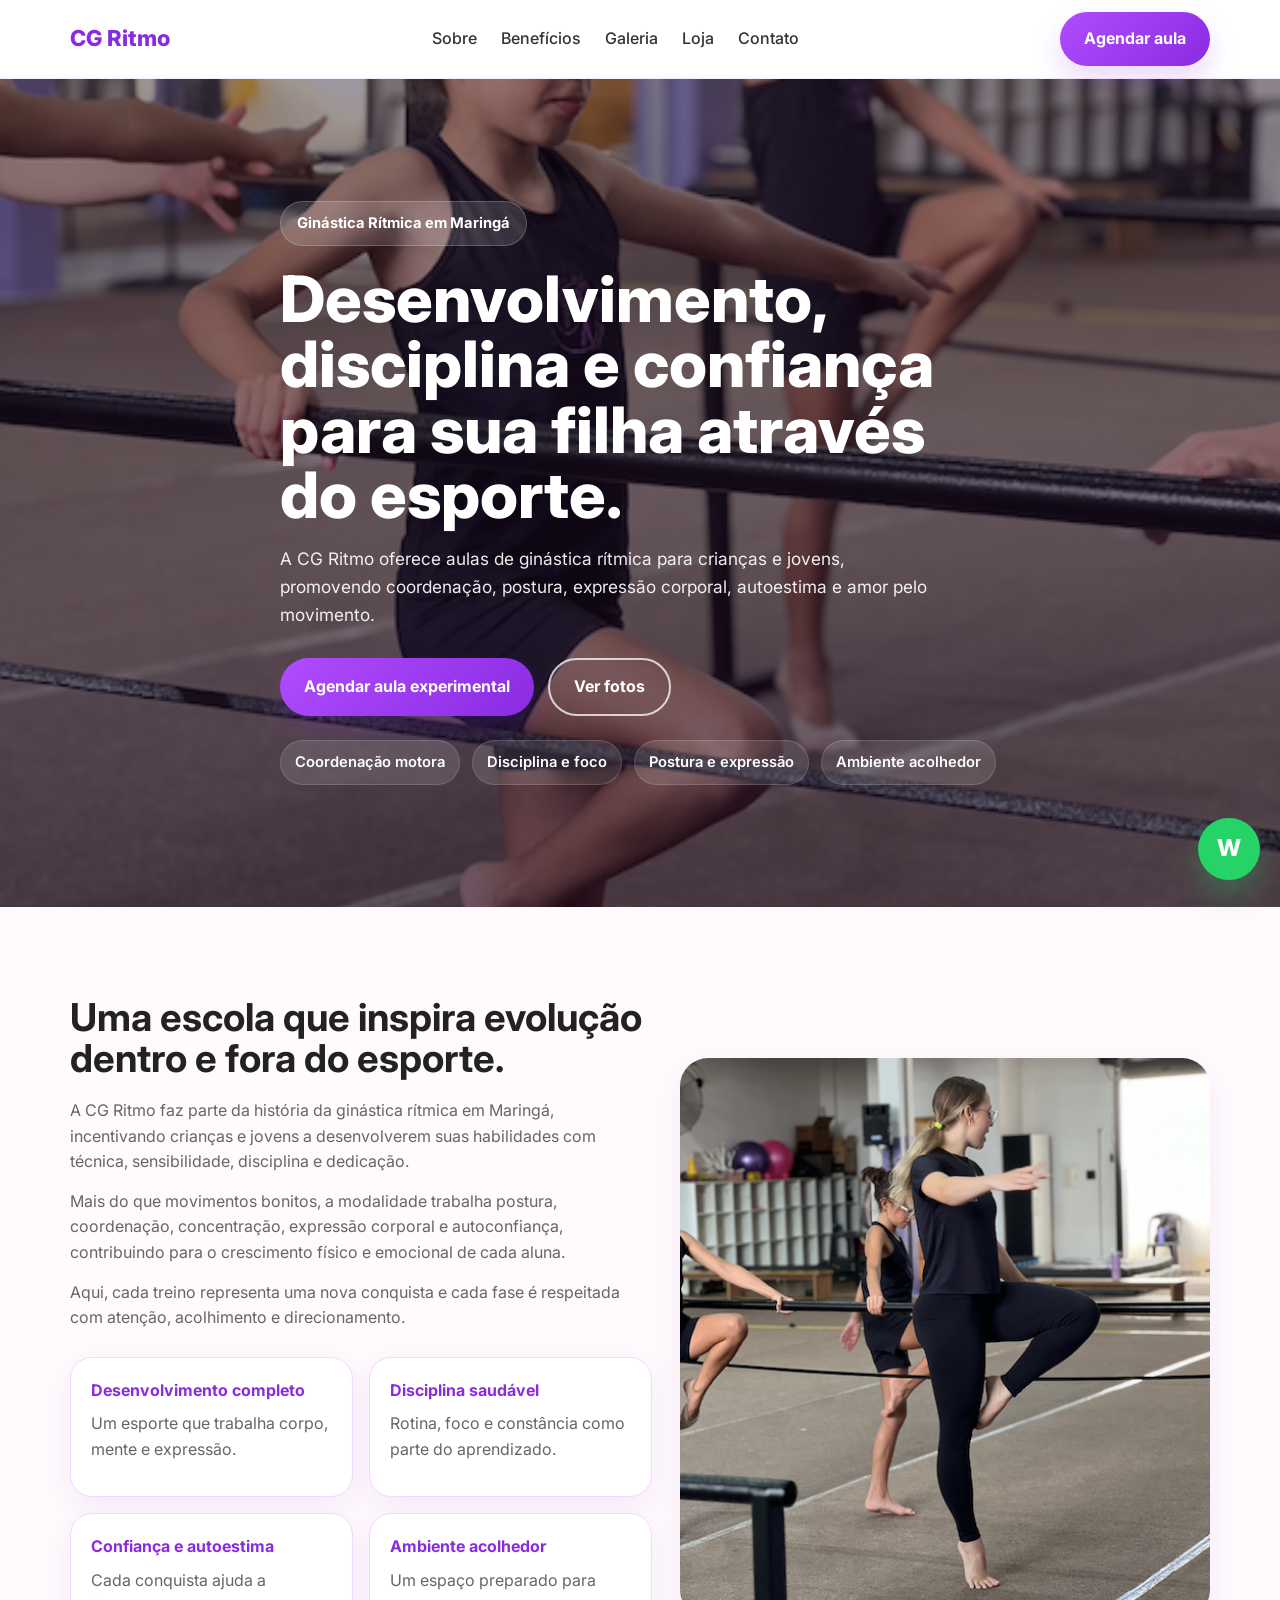
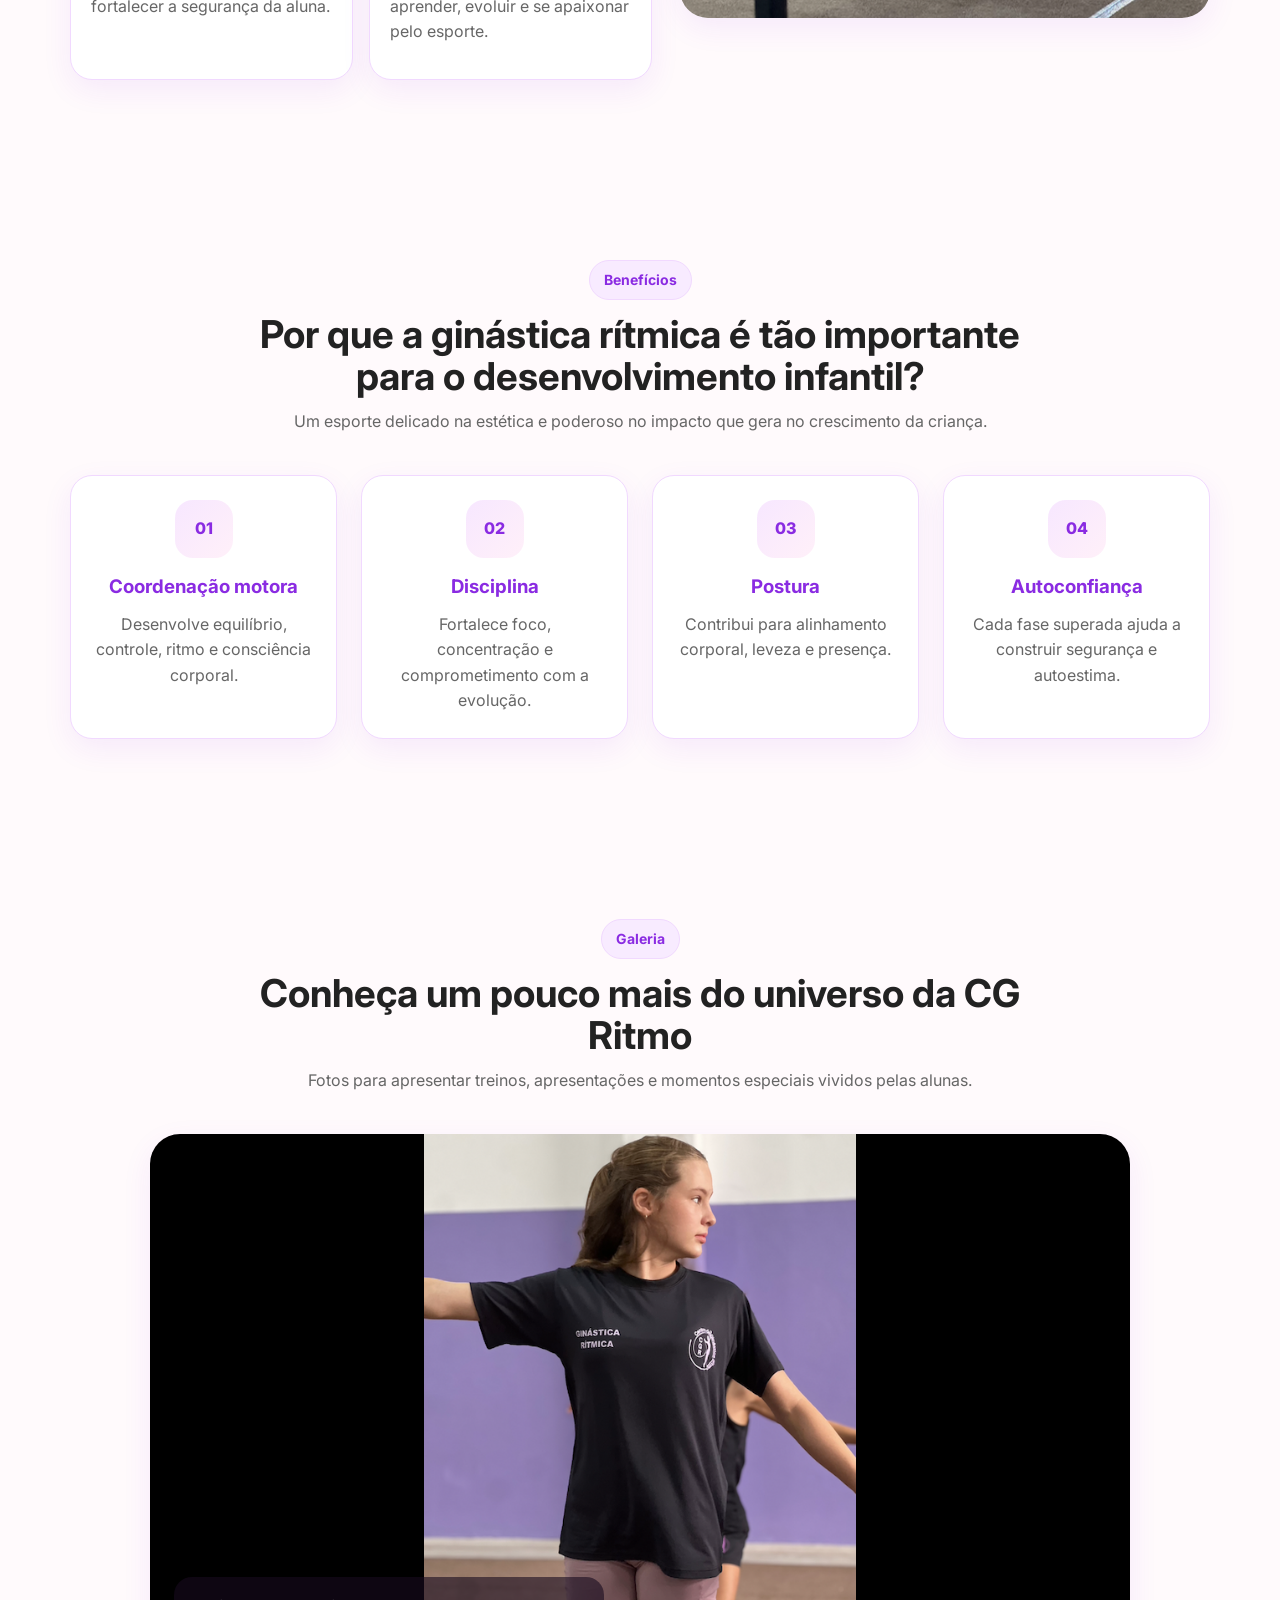
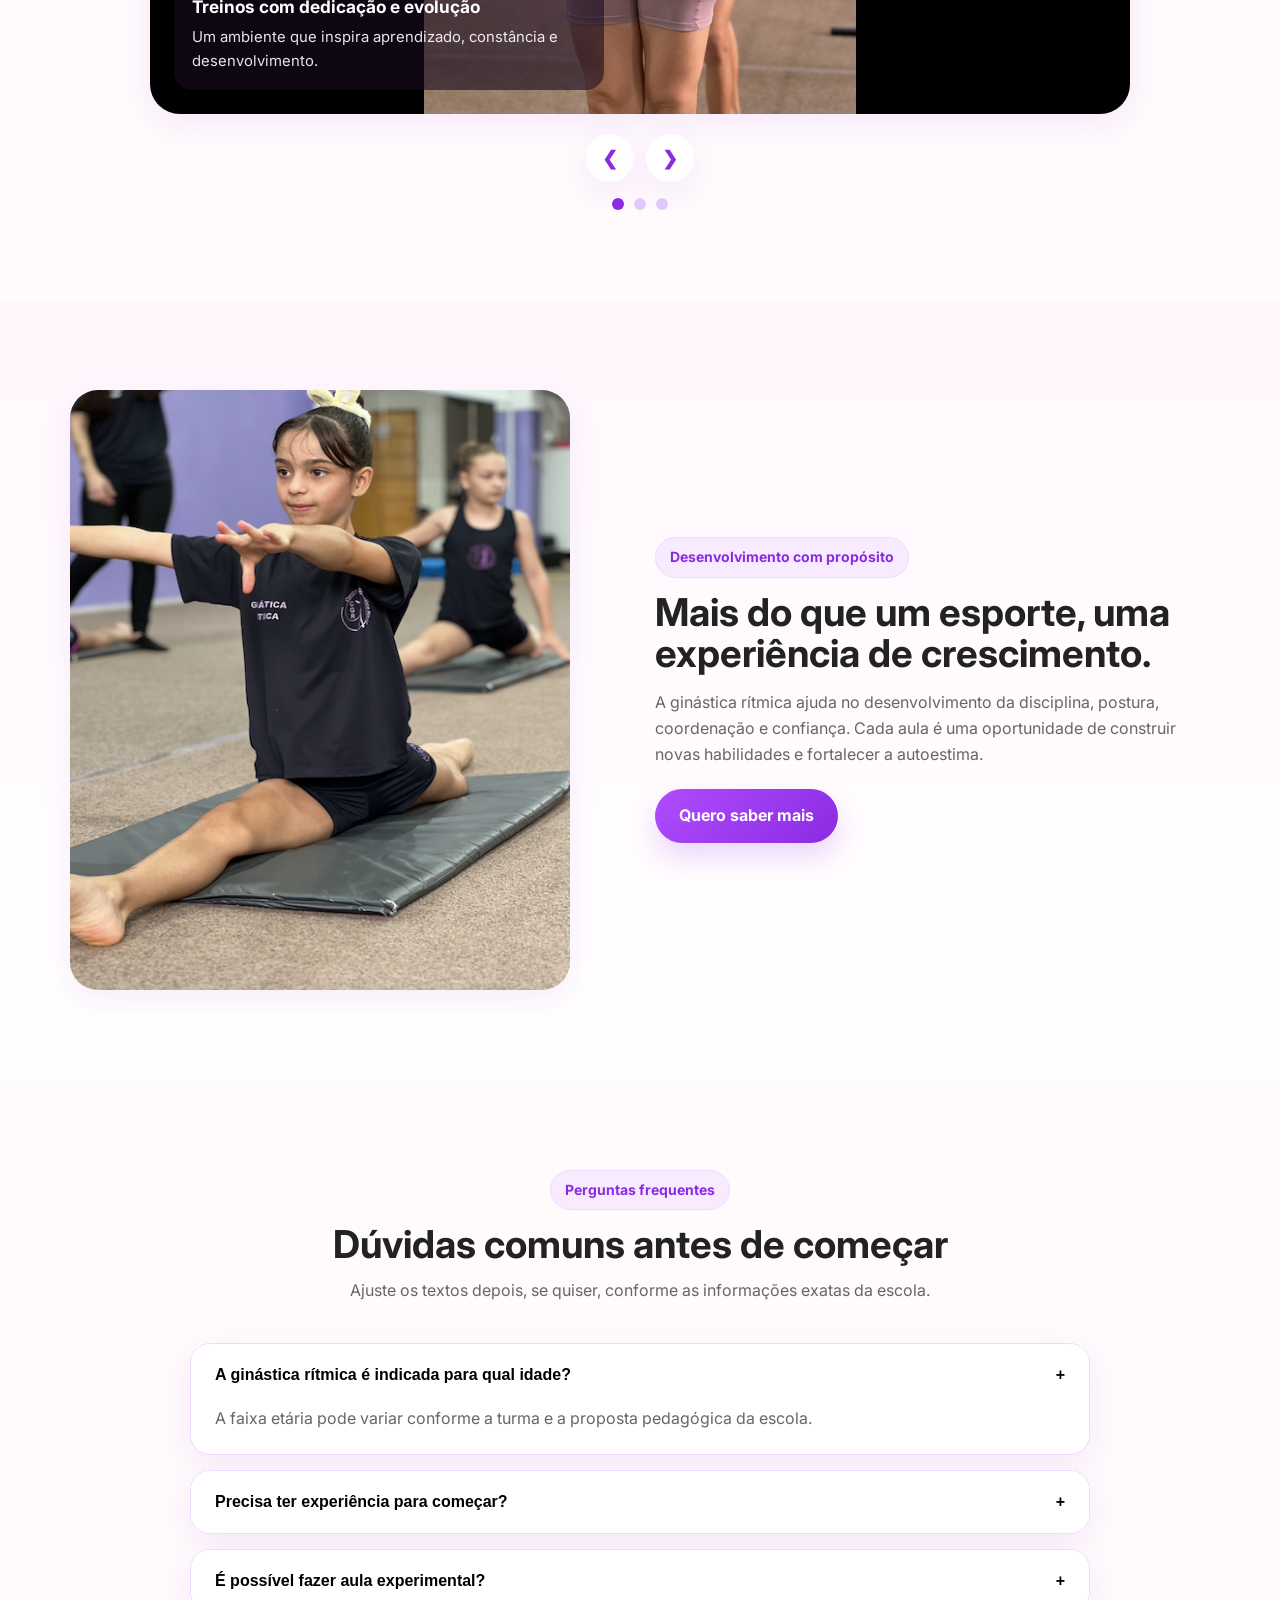
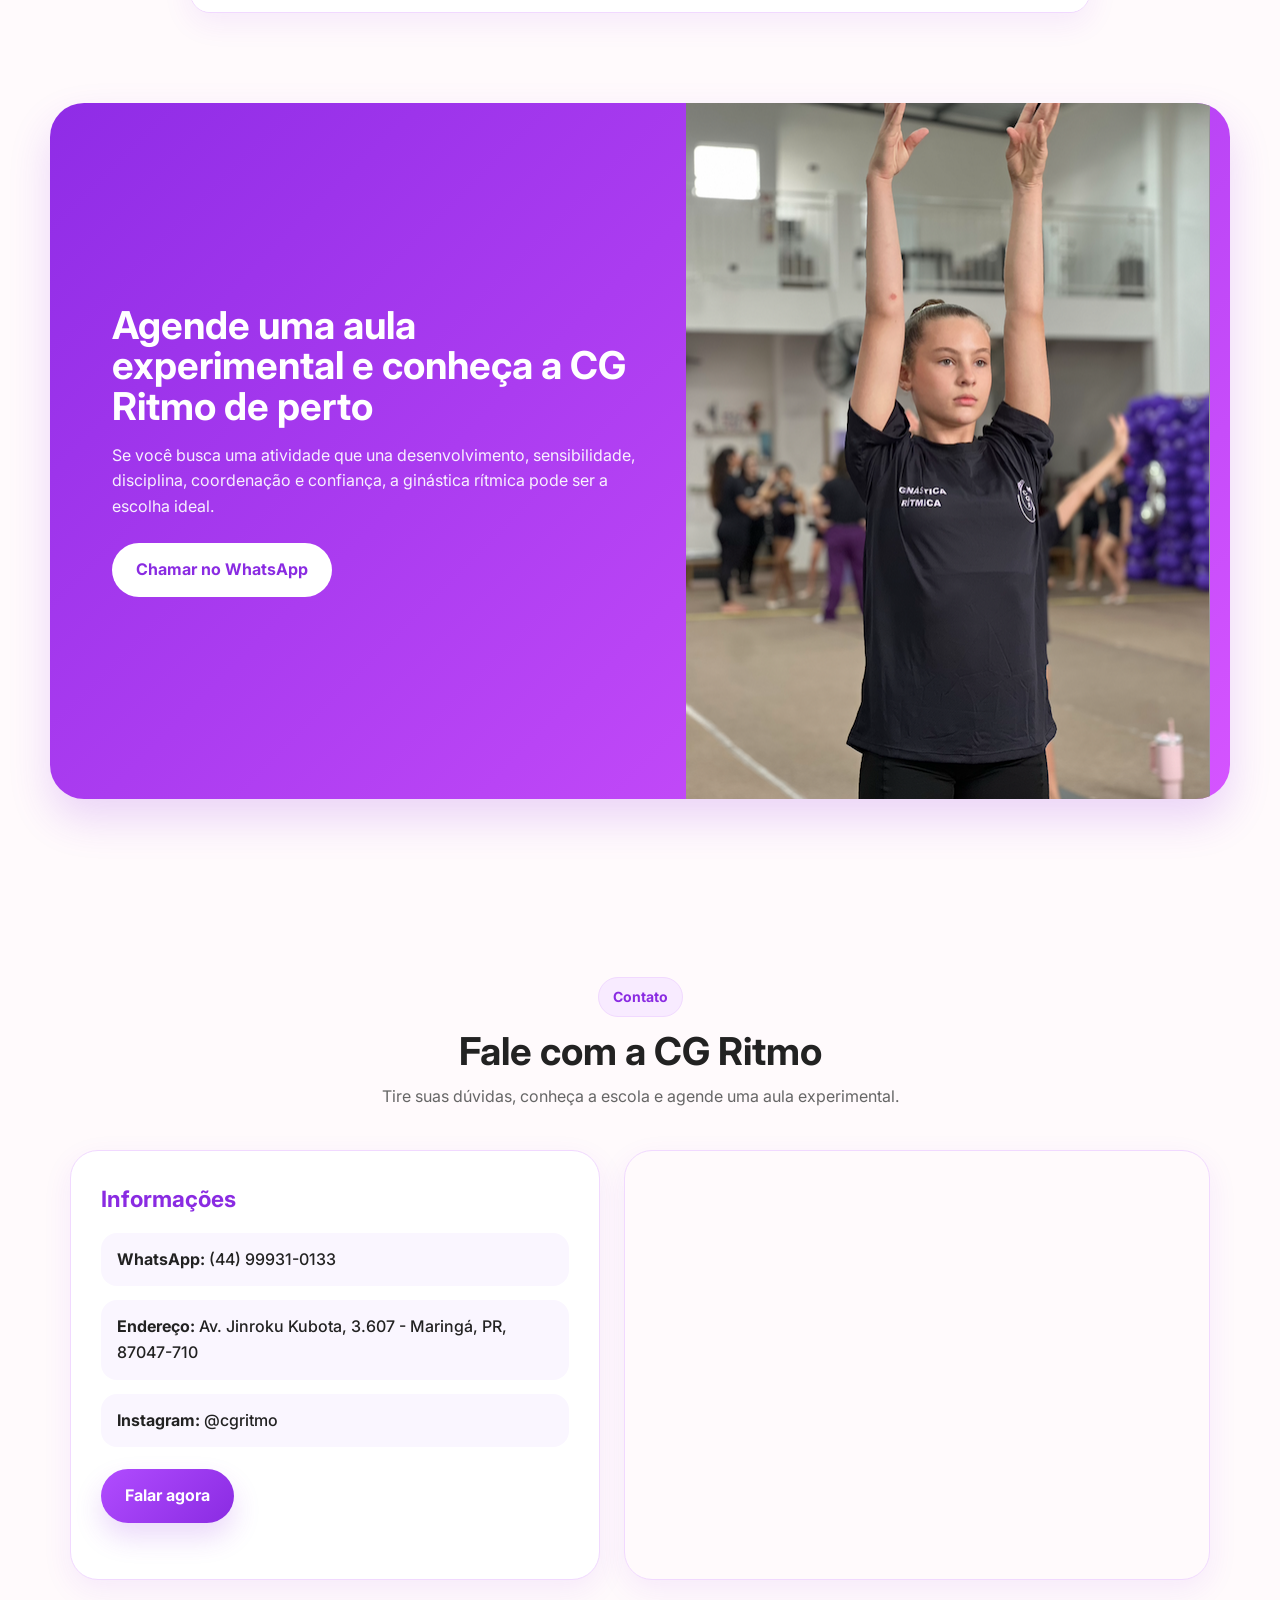
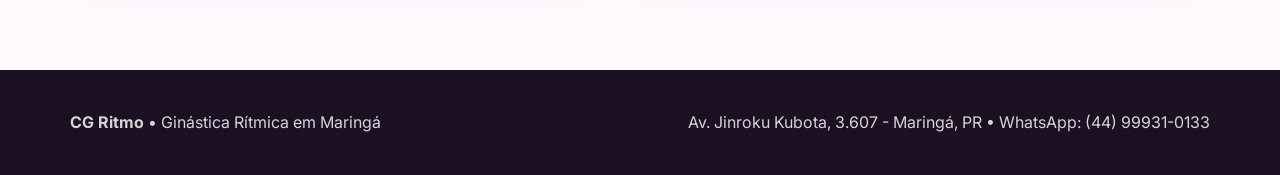
<file: index.html>
<!DOCTYPE html>
<html lang="pt-BR">
<head>
  <meta charset="UTF-8" />
  <meta name="viewport" content="width=device-width, initial-scale=1.0" />
  <title>CG Ritmo | Ginástica Rítmica em Maringá</title>
  <meta
    name="description"
    content="Aulas de ginástica rítmica em Maringá. Desenvolvimento, disciplina, coordenação, postura e confiança para crianças e jovens."
  />
  <link rel="preconnect" href="https://fonts.googleapis.com" />
  <link rel="preconnect" href="https://fonts.gstatic.com" crossorigin />
  <link
    href="https://fonts.googleapis.com/css2?family=Inter:wght@300;400;500;600;700;800&display=swap"
    rel="stylesheet"
  />
  <link rel="stylesheet" href="style.css" />
</head>
<body>

  <header>
    <div class="container header-wrap">
      <a href="#" class="logo">CG Ritmo</a>

      <nav class="desktop-nav">
        <a href="#sobre">Sobre</a>
        <a href="#beneficios">Benefícios</a>
        <a href="#galeria">Galeria</a>
        <a href="produtos.html">Loja</a>
        <a href="#contato">Contato</a>
      </nav>

      <div class="header-actions">
        <a
          class="btn"
          href="https://wa.me/5544999310133?text=Olá,%20quero%20conhecer%20as%20aulas%20da%20CG%20Ritmo."
          target="_blank"
        >
          Agendar aula
        </a>

        <button class="menu-toggle" id="menuToggle" aria-label="Abrir menu">
          <span></span>
          <span></span>
          <span></span>
        </button>
      </div>
    </div>

    <div class="mobile-menu" id="mobileMenu">
      <nav>
        <a href="#sobre">Sobre</a>
        <a href="#beneficios">Benefícios</a>
        <a href="#galeria">Galeria</a>
        <a href="produtos.html">Loja</a>
        <a href="#contato">Contato</a>
        <a
          href="https://wa.me/5544999310133?text=Olá,%20quero%20agendar%20uma%20aula%20experimental%20na%20CG%20Ritmo."
          target="_blank"
        >
          Falar no WhatsApp
        </a>
      </nav>
    </div>
  </header>

  <main>
    <section class="hero">
      <img
        class="hero-bg"
        src="banner-cg-ritmo.png"
        alt="Banner da CG Ritmo"
      />

      <div class="hero-overlay"></div>

      <div class="container hero-content">
        <div class="hero-badge">Ginástica Rítmica em Maringá</div>

        <h1>
          Desenvolvimento, disciplina e confiança para sua filha através do esporte.
        </h1>

        <p>
          A CG Ritmo oferece aulas de ginástica rítmica para crianças e jovens,
          promovendo coordenação, postura, expressão corporal, autoestima e amor pelo movimento.
        </p>

        <div class="hero-actions">
          <a
            class="btn"
            href="https://wa.me/5544999310133?text=Olá,%20quero%20agendar%20uma%20aula%20experimental%20na%20CG%20Ritmo."
            target="_blank"
          >
            Agendar aula experimental
          </a>

          <a class="btn btn-outline" href="#galeria">
            Ver fotos
          </a>
        </div>

        <ul class="hero-points">
          <li>Coordenação motora</li>
          <li>Disciplina e foco</li>
          <li>Postura e expressão</li>
          <li>Ambiente acolhedor</li>
        </ul>
      </div>
    </section>

    <section class="section" id="sobre">
      <div class="container">
        <div class="about-grid">
          <div class="about-text">
            <h2>Uma escola que inspira evolução dentro e fora do esporte.</h2>

            <p>
              A CG Ritmo faz parte da história da ginástica rítmica em Maringá,
              incentivando crianças e jovens a desenvolverem suas habilidades com técnica,
              sensibilidade, disciplina e dedicação.
            </p>

            <p>
              Mais do que movimentos bonitos, a modalidade trabalha postura, coordenação,
              concentração, expressão corporal e autoconfiança, contribuindo para o crescimento
              físico e emocional de cada aluna.
            </p>

            <p>
              Aqui, cada treino representa uma nova conquista e cada fase é respeitada com atenção,
              acolhimento e direcionamento.
            </p>

            <div class="about-list">
              <div class="about-item">
                <strong>Desenvolvimento completo</strong>
                <p>Um esporte que trabalha corpo, mente e expressão.</p>
              </div>

              <div class="about-item">
                <strong>Disciplina saudável</strong>
                <p>Rotina, foco e constância como parte do aprendizado.</p>
              </div>

              <div class="about-item">
                <strong>Confiança e autoestima</strong>
                <p>Cada conquista ajuda a fortalecer a segurança da aluna.</p>
              </div>

              <div class="about-item">
                <strong>Ambiente acolhedor</strong>
                <p>Um espaço preparado para aprender, evoluir e se apaixonar pelo esporte.</p>
              </div>
            </div>
          </div>

          <div class="about-image">
            <img src="sobre-cg-ritmo.png" alt="Aluna treinando na CG Ritmo" />
          </div>
        </div>
      </div>
    </section>

    <section class="section" id="beneficios">
      <div class="container">
        <div class="section-header">
          <span>Benefícios</span>
          <h2>Por que a ginástica rítmica é tão importante para o desenvolvimento infantil?</h2>
          <p>
            Um esporte delicado na estética e poderoso no impacto que gera no crescimento da criança.
          </p>
        </div>

        <div class="benefits-grid">
          <div class="benefit-card">
            <div class="benefit-icon">01</div>
            <h3>Coordenação motora</h3>
            <p>Desenvolve equilíbrio, controle, ritmo e consciência corporal.</p>
          </div>

          <div class="benefit-card">
            <div class="benefit-icon">02</div>
            <h3>Disciplina</h3>
            <p>Fortalece foco, concentração e comprometimento com a evolução.</p>
          </div>

          <div class="benefit-card">
            <div class="benefit-icon">03</div>
            <h3>Postura</h3>
            <p>Contribui para alinhamento corporal, leveza e presença.</p>
          </div>

          <div class="benefit-card">
            <div class="benefit-icon">04</div>
            <h3>Autoconfiança</h3>
            <p>Cada fase superada ajuda a construir segurança e autoestima.</p>
          </div>
        </div>
      </div>
    </section>

    <section class="section" id="galeria">
      <div class="container">
        <div class="section-header">
          <span>Galeria</span>
          <h2>Conheça um pouco mais do universo da CG Ritmo</h2>
          <p>
            Fotos para apresentar treinos, apresentações e momentos especiais vividos pelas alunas.
          </p>
        </div>

        <div class="slider-wrapper">
          <div class="slider">
            <div class="slides" id="slides">
              <div class="slide">
                <img src="slide-01.png" alt="Treino de ginástica rítmica" />
                <div class="slide-caption">
                  <h3>Treinos com dedicação e evolução</h3>
                  <p>Um ambiente que inspira aprendizado, constância e desenvolvimento.</p>
                </div>
              </div>

              <div class="slide">
                <img src="slide-02.png" alt="Apresentação de ginástica rítmica" />
                <div class="slide-caption">
                  <h3>Expressão, técnica e sensibilidade</h3>
                  <p>Um esporte que combina beleza, disciplina e confiança em cada movimento.</p>
                </div>
              </div>

              <div class="slide">
                <img src="slide-03.png" alt="Alunas em atividade" />
                <div class="slide-caption">
                  <h3>Conquistas que marcam a trajetória</h3>
                  <p>Cada aula é uma oportunidade de crescer dentro e fora do esporte.</p>
                </div>
              </div>
            </div>
          </div>

          <div class="slider-controls">
            <button class="slider-btn" id="prevBtn" aria-label="Slide anterior">&#10094;</button>
            <button class="slider-btn" id="nextBtn" aria-label="Próximo slide">&#10095;</button>
          </div>

          <div class="slider-dots" id="dots"></div>
        </div>
      </div>
    </section>

    <section class="section aluna-section">
      <div class="container aluna-grid">
        <div class="aluna-image">
          <img src="aluna.png" alt="Aluna da CG Ritmo" />
        </div>

        <div class="aluna-text">
          <span class="mini-badge">Desenvolvimento com propósito</span>
          <h2>Mais do que um esporte, uma experiência de crescimento.</h2>
          <p>
            A ginástica rítmica ajuda no desenvolvimento da disciplina, postura,
            coordenação e confiança. Cada aula é uma oportunidade de construir novas habilidades
            e fortalecer a autoestima.
          </p>
          <a
            class="btn"
            href="https://wa.me/5544999310133?text=Olá,%20quero%20mais%20informações%20sobre%20as%20aulas%20da%20CG%20Ritmo."
            target="_blank"
          >
            Quero saber mais
          </a>
        </div>
      </div>
    </section>

    <section class="section" id="faq">
      <div class="container">
        <div class="section-header">
          <span>Perguntas frequentes</span>
          <h2>Dúvidas comuns antes de começar</h2>
          <p>
            Ajuste os textos depois, se quiser, conforme as informações exatas da escola.
          </p>
        </div>

        <div class="faq-grid">
          <div class="faq-item active">
            <button class="faq-question">
              <span>A ginástica rítmica é indicada para qual idade?</span>
              <span>+</span>
            </button>
            <div class="faq-answer">
              A faixa etária pode variar conforme a turma e a proposta pedagógica da escola.
            </div>
          </div>

          <div class="faq-item">
            <button class="faq-question">
              <span>Precisa ter experiência para começar?</span>
              <span>+</span>
            </button>
            <div class="faq-answer">
              Não. Muitas crianças começam sem experiência e vão evoluindo de forma progressiva.
            </div>
          </div>

          <div class="faq-item">
            <button class="faq-question">
              <span>É possível fazer aula experimental?</span>
              <span>+</span>
            </button>
            <div class="faq-answer">
              Sim. A aula experimental é uma excelente forma de conhecer o ambiente e a modalidade.
            </div>
          </div>
        </div>
      </div>
    </section>

    <section class="final-cta">
      <div class="container final-cta-grid">
        <div class="final-cta-content">
          <h2>Agende uma aula experimental e conheça a CG Ritmo de perto</h2>
          <p>
            Se você busca uma atividade que una desenvolvimento, sensibilidade,
            disciplina, coordenação e confiança, a ginástica rítmica pode ser a escolha ideal.
          </p>

          <a
            class="btn btn-light"
            href="https://wa.me/5544999310133?text=Olá,%20quero%20agendar%20uma%20aula%20experimental%20na%20CG%20Ritmo."
            target="_blank"
          >
            Chamar no WhatsApp
          </a>
        </div>

        <div class="final-cta-image">
          <img src="cta-cg-ritmo.png" alt="Aluna em apresentação" />
        </div>
      </div>
    </section>

    <section class="section" id="contato">
      <div class="container">
        <div class="section-header">
          <span>Contato</span>
          <h2>Fale com a CG Ritmo</h2>
          <p>Tire suas dúvidas, conheça a escola e agende uma aula experimental.</p>
        </div>

        <div class="contact-grid">
          <div class="contact-card">
            <h3>Informações</h3>

            <ul class="contact-list">
              <li><strong>WhatsApp:</strong> (44) 99931-0133</li>
              <li><strong>Endereço:</strong> Av. Jinroku Kubota, 3.607 - Maringá, PR, 87047-710</li>
              <li><strong>Instagram:</strong> @cgritmo</li>
            </ul>

            <a
              class="btn"
              href="https://wa.me/5544999310133?text=Olá,%20vim%20pelo%20site%20e%20quero%20mais%20informações%20sobre%20a%20CG%20Ritmo."
              target="_blank"
            >
              Falar agora
            </a>
          </div>

          <div class="map-wrap">
            <iframe
              src="https://www.google.com/maps?q=Av.%20Jinroku%20Kubota%2C%203607%20-%20Maring%C3%A1%2C%20PR%2C%2087047-710&output=embed"
              loading="lazy"
              referrerpolicy="no-referrer-when-downgrade"
              title="Mapa da localização da CG Ritmo"
            ></iframe>
          </div>
        </div>
      </div>
    </section>
  </main>

  <footer>
    <div class="container footer-wrap">
      <p><strong>CG Ritmo</strong> • Ginástica Rítmica em Maringá</p>
      <p>Av. Jinroku Kubota, 3.607 - Maringá, PR • WhatsApp: (44) 99931-0133</p>
    </div>
  </footer>

  <a
    class="whatsapp-float"
    href="https://wa.me/5544999310133?text=Olá,%20quero%20conhecer%20a%20CG%20Ritmo."
    target="_blank"
    aria-label="WhatsApp"
  >
    W
  </a>

  <script>
    const menuToggle = document.getElementById("menuToggle");
    const mobileMenu = document.getElementById("mobileMenu");

    if (menuToggle) {
      menuToggle.addEventListener("click", () => {
        mobileMenu.classList.toggle("open");
      });
    }

    document.querySelectorAll(".mobile-menu a").forEach(link => {
      link.addEventListener("click", () => {
        mobileMenu.classList.remove("open");
      });
    });

    const slides = document.getElementById("slides");
    const slideItems = document.querySelectorAll(".slide");
    const dotsContainer = document.getElementById("dots");
    const prevBtn = document.getElementById("prevBtn");
    const nextBtn = document.getElementById("nextBtn");

    let currentIndex = 0;
    const totalSlides = slideItems.length;

    function createDots() {
      for (let i = 0; i < totalSlides; i++) {
        const dot = document.createElement("div");
        dot.classList.add("dot");
        if (i === 0) dot.classList.add("active");
        dot.addEventListener("click", () => goToSlide(i));
        dotsContainer.appendChild(dot);
      }
    }

    function updateDots() {
      const dots = document.querySelectorAll(".dot");
      dots.forEach((dot, index) => {
        dot.classList.toggle("active", index === currentIndex);
      });
    }

    function goToSlide(index) {
      currentIndex = index;
      slides.style.transform = `translateX(-${currentIndex * 100}%)`;
      updateDots();
    }

    function nextSlide() {
      currentIndex = (currentIndex + 1) % totalSlides;
      goToSlide(currentIndex);
    }

    function prevSlide() {
      currentIndex = (currentIndex - 1 + totalSlides) % totalSlides;
      goToSlide(currentIndex);
    }

    if (slideItems.length > 0) {
      createDots();
      nextBtn.addEventListener("click", nextSlide);
      prevBtn.addEventListener("click", prevSlide);
      setInterval(nextSlide, 5000);
    }

    const faqItems = document.querySelectorAll(".faq-item");

    faqItems.forEach(item => {
      const button = item.querySelector(".faq-question");
      button.addEventListener("click", () => {
        item.classList.toggle("active");
      });
    });
  </script>
</body>
</html>
</file>
<file: style.css>
*{
  margin:0;
  padding:0;
  box-sizing:border-box;
}

:root{
  --primary:#b14cff;
  --primary-dark:#8a2be2;
  --bg:#fffafc;
  --text:#222;
  --muted:#666;
  --card:#ffffff;
  --border:#f1d9ff;
  --shadow:0 10px 30px rgba(138,43,226,0.08);
}

html{
  scroll-behavior:smooth;
}

body{
  font-family:'Inter',sans-serif;
  background:var(--bg);
  color:var(--text);
  line-height:1.6;
  overflow-x:hidden;
}

img{
  width:100%;
  display:block;
}

a{
  text-decoration:none;
  color:inherit;
}

.container{
  max-width:1180px;
  margin:auto;
  padding:0 20px;
}

.section{
  padding:90px 0;
}

.section-header{
  max-width:760px;
  margin:0 auto 40px;
  text-align:center;
}

.section-header span{
  display:inline-block;
  padding:8px 14px;
  border-radius:999px;
  background:#f8ebff;
  color:var(--primary-dark);
  font-size:14px;
  font-weight:700;
  margin-bottom:14px;
  border:1px solid var(--border);
}

.section-header h2{
  font-size:clamp(1.9rem,3vw,3rem);
  line-height:1.08;
  margin-bottom:12px;
}

.section-header p{
  color:var(--muted);
}

.btn{
  display:inline-flex;
  align-items:center;
  justify-content:center;
  gap:10px;
  background:linear-gradient(135deg,var(--primary),var(--primary-dark));
  color:#fff;
  padding:14px 24px;
  border-radius:999px;
  font-weight:700;
  transition:.25s ease;
  box-shadow:0 14px 28px rgba(143,44,230,0.18);
}

.btn:hover{
  transform:translateY(-2px);
}

.btn-outline{
  background:transparent;
  border:2px solid rgba(255,255,255,0.75);
  color:#fff;
  box-shadow:none;
}

.btn-outline:hover{
  background:#fff;
  color:var(--primary-dark);
}

.btn-light{
  background:#fff;
  color:var(--primary-dark);
  box-shadow:none;
}

/* header */
header{
  background:rgba(255,255,255,0.92);
  backdrop-filter:blur(10px);
  border-bottom:1px solid rgba(177,76,255,0.10);
  position:sticky;
  top:0;
  z-index:999;
}

.header-wrap{
  min-height:78px;
  display:flex;
  align-items:center;
  justify-content:space-between;
  gap:20px;
}

.logo{
  font-weight:800;
  font-size:22px;
  color:var(--primary-dark);
}

.desktop-nav{
  display:flex;
  gap:24px;
}

.desktop-nav a{
  color:#333;
  font-weight:500;
}

.header-actions{
  display:flex;
  align-items:center;
  gap:14px;
}

.menu-toggle{
  display:none;
  width:48px;
  height:48px;
  border:1px solid var(--border);
  border-radius:14px;
  background:#fff;
  cursor:pointer;
  align-items:center;
  justify-content:center;
  flex-direction:column;
  gap:5px;
}

.menu-toggle span{
  width:20px;
  height:2px;
  background:var(--primary-dark);
  display:block;
  border-radius:10px;
}

.mobile-menu{
  display:none;
  background:#fff;
  border-top:1px solid rgba(177,76,255,0.08);
}

.mobile-menu nav{
  display:flex;
  flex-direction:column;
  gap:12px;
  padding:14px 20px 20px;
}

.mobile-menu a{
  padding:12px 14px;
  border-radius:14px;
  background:#faf5ff;
  color:var(--primary-dark);
  font-weight:600;
}

.mobile-menu.open{
  display:block;
}

/* hero */
.hero{
  min-height:92vh;
  position:relative;
  display:flex;
  align-items:center;
  overflow:hidden;
}

.hero-bg{
  position:absolute;
  inset:0;
  width:100%;
  height:100%;
  object-fit:cover;
}

.hero-overlay{
  position:absolute;
  inset:0;
  background:linear-gradient(rgba(26,10,33,0.42), rgba(26,10,33,0.60));
  z-index:1;
}

.hero-content{
  position:relative;
  z-index:2;
  color:#fff;
  max-width:760px;
  padding:90px 20px;
}

.hero-badge{
  display:inline-block;
  margin-bottom:20px;
  padding:10px 16px;
  border-radius:999px;
  background:rgba(255,255,255,0.14);
  border:1px solid rgba(255,255,255,0.20);
  font-size:0.92rem;
  font-weight:700;
}

.hero h1{
  font-size:clamp(2.3rem,5vw,4.6rem);
  line-height:1.02;
  margin-bottom:18px;
  font-weight:800;
}

.hero p{
  font-size:1.08rem;
  max-width:650px;
  margin-bottom:30px;
  color:rgba(255,255,255,0.92);
}

.hero-actions{
  display:flex;
  gap:14px;
  flex-wrap:wrap;
  margin-bottom:24px;
}

.hero-points{
  display:flex;
  gap:12px;
  flex-wrap:wrap;
  list-style:none;
}

.hero-points li{
  background:rgba(255,255,255,0.12);
  border:1px solid rgba(255,255,255,0.14);
  border-radius:999px;
  padding:10px 14px;
  font-size:0.92rem;
  font-weight:600;
}

/* about */
.about-grid{
  display:grid;
  grid-template-columns:1.1fr 1fr;
  gap:28px;
  align-items:center;
}

.about-text h2{
  font-size:clamp(1.9rem,3vw,3rem);
  line-height:1.08;
  margin-bottom:18px;
}

.about-text p{
  color:var(--muted);
  margin-bottom:14px;
}

.about-list{
  display:grid;
  grid-template-columns:repeat(2,1fr);
  gap:16px;
  margin-top:26px;
}

.about-item{
  background:#fff;
  border:1px solid var(--border);
  border-radius:22px;
  padding:20px;
  box-shadow:var(--shadow);
}

.about-item strong{
  display:block;
  color:var(--primary-dark);
  margin-bottom:8px;
}

.about-image img{
  border-radius:28px;
  box-shadow:var(--shadow);
  height:560px;
  object-fit:cover;
}

/* benefits */
.benefits-grid{
  display:grid;
  grid-template-columns:repeat(4,1fr);
  gap:24px;
}

.benefit-card{
  background:#fff;
  border:1px solid var(--border);
  border-radius:22px;
  padding:24px;
  text-align:center;
  box-shadow:var(--shadow);
}

.benefit-icon{
  width:58px;
  height:58px;
  border-radius:18px;
  background:linear-gradient(135deg,#f7e7ff,#fff0f9);
  color:var(--primary-dark);
  display:flex;
  align-items:center;
  justify-content:center;
  font-weight:800;
  margin:0 auto 14px;
}

.benefit-card h3{
  margin-bottom:10px;
  color:var(--primary-dark);
}

.benefit-card p{
  color:var(--muted);
}

/* slider */
.slider-wrapper{
  max-width:980px;
  margin:0 auto;
}

.slider{
  overflow:hidden;
  border-radius:30px;
  box-shadow:var(--shadow);
  background:#000; /* fundo escuro evita bordas feias */
}

.slides{
  display:flex;
  transition:transform .5s ease;
}

.slide{
  min-width:100%;
  position:relative;

  display:flex;
  align-items:center;
  justify-content:center;
}

.slide img{
  width:100%;
  height:580px;

  object-fit:contain; /* NÃO corta a imagem */
  object-position:center;

  image-rendering:auto;
}

.slide-caption{
  position:absolute;
  left:24px;
  bottom:24px;
  background:rgba(24,10,31,0.60);
  color:#fff;
  padding:16px 18px;
  border-radius:18px;
  max-width:430px;
}

.slide-caption h3{
  font-size:1.08rem;
  margin-bottom:6px;
}

.slide-caption p{
  font-size:0.93rem;
  color:rgba(255,255,255,0.90);
}

.slider-controls{
  display:flex;
  justify-content:center;
  gap:12px;
  margin-top:20px;
}

.slider-btn{
  width:48px;
  height:48px;
  border:none;
  border-radius:50%;
  background:#fff;
  color:var(--primary-dark);
  box-shadow:var(--shadow);
  font-size:1.2rem;
  font-weight:800;
  cursor:pointer;
}

.slider-dots{
  display:flex;
  justify-content:center;
  gap:10px;
  margin-top:16px;
}

.dot{
  width:12px;
  height:12px;
  border-radius:50%;
  background:#e3c8ff;
  cursor:pointer;
}

.dot.active{
  background:var(--primary-dark);
}

/* aluna section */
.aluna-section{
  background:linear-gradient(180deg,#fff7fc 0%, #ffffff 100%);
}

.aluna-grid{
  display:grid;
  grid-template-columns:1fr 1fr;
  gap:30px;
  align-items:center;
}

.aluna-image img{
  border-radius:28px;
  box-shadow:var(--shadow);
  width: 500px;
  height:600px;
  object-fit:relative;
}

.aluna-text .mini-badge{
  display:inline-block;
  padding:8px 14px;
  border-radius:999px;
  background:#f8ebff;
  color:var(--primary-dark);
  font-size:14px;
  font-weight:700;
  margin-bottom:14px;
  border:1px solid var(--border);
}

.aluna-text h2{
  font-size:clamp(1.8rem,3vw,2.8rem);
  line-height:1.08;
  margin-bottom:16px;
}

.aluna-text p{
  color:var(--muted);
  margin-bottom:22px;
}

/* faq */
.faq-grid{
  max-width:900px;
  margin:0 auto;
  display:grid;
  gap:15px;
}

.faq-item{
  background:#fff;
  border:1px solid var(--border);
  border-radius:20px;
  overflow:hidden;
  box-shadow:var(--shadow);
}

.faq-question{
  width:100%;
  background:#fff;
  border:none;
  text-align:left;
  padding:22px 24px;
  display:flex;
  justify-content:space-between;
  align-items:center;
  font-size:1rem;
  font-weight:700;
  cursor:pointer;
}

.faq-answer{
  display:none;
  padding:0 24px 22px;
  color:var(--muted);
}

.faq-item.active .faq-answer{
  display:block;
}

/* cta */
.final-cta{
  padding:0 20px 88px;
}

.final-cta-grid{
  display:grid;
  grid-template-columns:1.08fr 0.92fr;
  align-items:center;
  background:linear-gradient(135deg,#8f2ce6,#d554ff);
  border-radius:34px;
  overflow:hidden;
  color:#fff;
  box-shadow:0 20px 42px rgba(143,44,230,0.18);
}

.final-cta-content{
  padding:58px 42px;
}

.final-cta-content h2{
  font-size:clamp(2rem,3vw,3.1rem);
  line-height:1.06;
  margin-bottom:16px;
}

.final-cta-content p{
  margin-bottom:24px;
  color:rgba(255,255,255,0.92);
}

.final-cta-image img{
  height:100%;
  min-height:430px;
  object-fit:cover;
}

/* contact */
.contact-grid{
  display:grid;
  grid-template-columns:0.95fr 1.05fr;
  gap:24px;
  align-items:stretch;
}

.contact-card{
  background:#fff;
  border:1px solid var(--border);
  border-radius:28px;
  padding:30px;
  box-shadow:var(--shadow);
}

.contact-card h3{
  font-size:1.4rem;
  margin-bottom:16px;
  color:var(--primary-dark);
}

.contact-list{
  display:grid;
  gap:14px;
  list-style:none;
  margin-bottom:22px;
}

.contact-list li{
  padding:14px 16px;
  background:#faf6ff;
  border-radius:16px;
  color:var(--text);
  font-weight:500;
}

.map-wrap{
  border-radius:28px;
  overflow:hidden;
  box-shadow:var(--shadow);
  border:1px solid var(--border);
}

.map-wrap iframe{
  width:100%;
  height:100%;
  min-height:420px;
  border:0;
}

/* footer */
footer{
  background:#1c1023;
  color:rgba(255,255,255,0.82);
  padding:40px 0;
}

.footer-wrap{
  display:flex;
  align-items:center;
  justify-content:space-between;
  gap:18px;
  flex-wrap:wrap;
}

/* whatsapp */
.whatsapp-float{
  position:fixed;
  right:20px;
  bottom:20px;
  width:62px;
  height:62px;
  border-radius:50%;
  background:#25d366;
  color:#fff;
  display:flex;
  align-items:center;
  justify-content:center;
  font-weight:800;
  font-size:1.45rem;
  box-shadow:0 16px 30px rgba(37,211,102,0.28);
  z-index:1200;
}

/* responsive */
@media(max-width:1100px){
  .about-grid,
  .benefits-grid,
  .aluna-grid,
  .contact-grid,
  .final-cta-grid{
    grid-template-columns:1fr 1fr;
  }
}

@media(max-width:900px){
  .desktop-nav,
  .header-actions .btn{
    display:none;
  }

  .menu-toggle{
    display:inline-flex;
  }

  .about-grid,
  .about-list,
  .benefits-grid,
  .aluna-grid,
  .contact-grid,
  .final-cta-grid{
    grid-template-columns:1fr;
  }

  .about-image img,
  .aluna-image img,
  .slide img,
  .final-cta-image img{
    height:auto;
    min-height:unset;
  }

  .hero{
    min-height:auto;
  }

  .hero-content{
    padding:90px 20px 80px;
  }

  .final-cta-content{
    padding:42px 22px;
  }

  .final-cta{
    padding:0 14px 74px;
  }
}

@media(max-width:600px){
  .section{
    padding:72px 0;
  }

  .hero-points{
    gap:10px;
  }

  .hero-points li{
    width:100%;
  }

  .slide-caption{
    left:14px;
    right:14px;
    bottom:14px;
    max-width:unset;
  }

  .footer-wrap{
    flex-direction:column;
    align-items:flex-start;
  }
}
</file>
